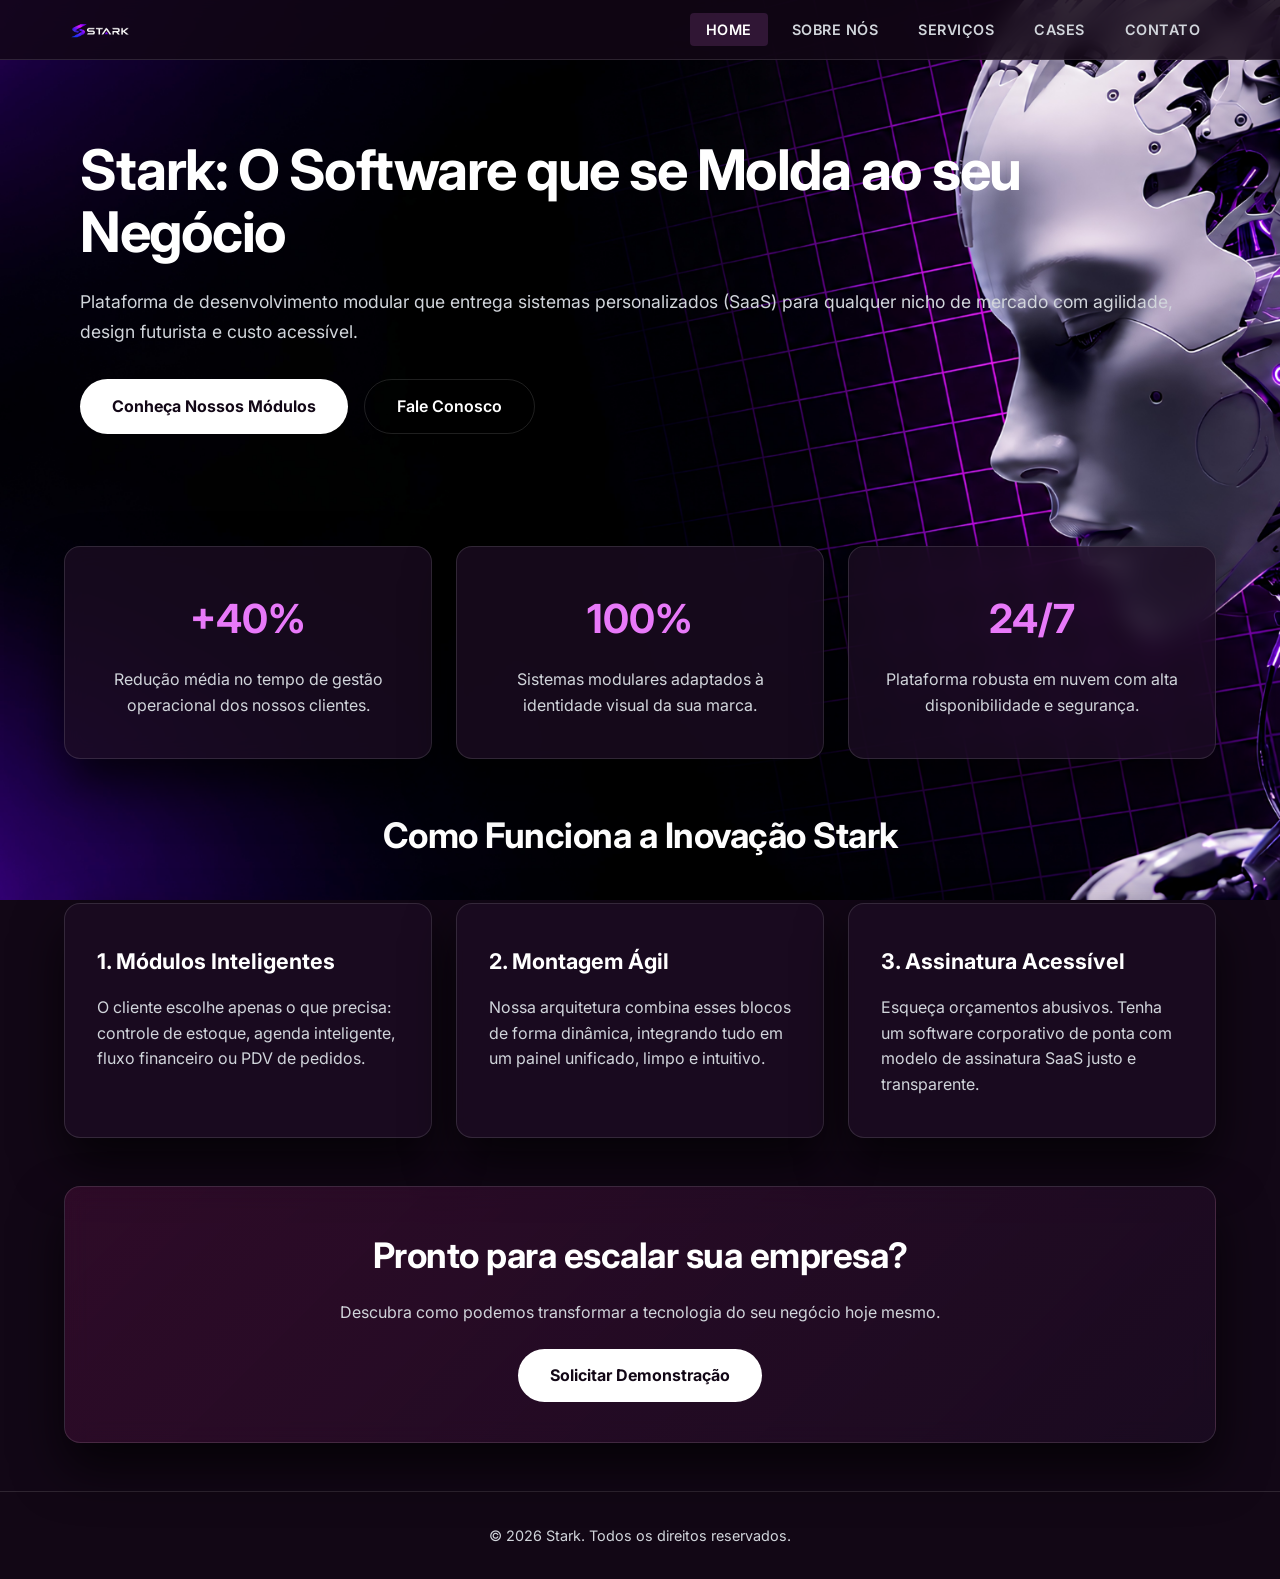
<file: index.html>
<!DOCTYPE html>
<html lang="pt-BR">
<head>
    <meta charset="UTF-8">
    <meta name="viewport" content="width=device-width, initial-scale=1.0">
    <title>Stark - Início</title>
    <link rel="icon" href="favicon.ico" type="image/x-icon">
    <link rel="stylesheet" href="style.css">
    <link href="https://fonts.googleapis.com/css2?family=Inter:wght@300;400;600;700&display=swap" rel="stylesheet">
</head>
<body class="home-page">
    <header>
        <a href="index.html" class="logo">
            <img src="logo.png" alt="Logo Stark">
        </a>
        <nav>
            <ul>
                <li><a href="index.html" class="ativo">Home</a></li>
                <li><a href="sobre.html">Sobre Nós</a></li>
                <li><a href="servicos.html">Serviços</a></li>
                <li><a href="cases.html">Cases</a></li>
                <li><a href="contato.html">Contato</a></li>
            </ul>
        </nav>
    </header>

    <main>
        <section class="hero">
            <h1>Stark: O Software que se Molda ao seu Negócio</h1>
            <p class="hero-descricao">Plataforma de desenvolvimento modular que entrega sistemas personalizados (SaaS) para qualquer nicho de mercado com agilidade, design futurista e custo acessível.</p>
            <div class="grupo-botoes">
                <a href="servicos.html" class="btn-solido">Conheça Nossos Módulos</a>
                <a href="contato.html" class="btn-contorno">Fale Conosco</a>
            </div>
        </section>

        <section class="como-funciona" style="margin-bottom: 3rem;">
            <div class="cards-container">
                <div class="card" style="text-align: center;">
                    <h3 style="color: var(--accent); font-size: 2.5rem;">+40%</h3>
                    <p>Redução média no tempo de gestão operacional dos nossos clientes.</p>
                </div>
                <div class="card" style="text-align: center;">
                    <h3 style="color: var(--accent); font-size: 2.5rem;">100%</h3>
                    <p>Sistemas modulares adaptados à identidade visual da sua marca.</p>
                </div>
                <div class="card" style="text-align: center;">
                    <h3 style="color: var(--accent); font-size: 2.5rem;">24/7</h3>
                    <p>Plataforma robusta em nuvem com alta disponibilidade e segurança.</p>
                </div>
            </div>
        </section>

        <section class="como-funciona">
            <h2>Como Funciona a Inovação Stark</h2>
            <div class="cards-container">
                <div class="card">
                    <h3>1. Módulos Inteligentes</h3>
                    <p>O cliente escolhe apenas o que precisa: controle de estoque, agenda inteligente, fluxo financeiro ou PDV de pedidos.</p>
                </div>
                <div class="card">
                    <h3>2. Montagem Ágil</h3>
                    <p>Nossa arquitetura combina esses blocos de forma dinâmica, integrando tudo em um painel unificado, limpo e intuitivo.</p>
                </div>
                <div class="card">
                    <h3>3. Assinatura Acessível</h3>
                    <p>Esqueça orçamentos abusivos. Tenha um software corporativo de ponta com modelo de assinatura SaaS justo e transparente.</p>
                </div>
            </div>
        </section>

        <section class="como-funciona" style="margin-top: 3rem; text-align: center;">
            <div class="card" style="background: linear-gradient(135deg, rgba(89, 18, 68, 0.4), rgba(28, 12, 35, 0.8));">
                <h2 style="color: var(--text-white); margin-bottom: 1rem;">Pronto para escalar sua empresa?</h2>
                <p style="margin-bottom: 1.5rem; color: var(--text-main);">Descubra como podemos transformar a tecnologia do seu negócio hoje mesmo.</p>
                <a href="contato.html" class="btn-solido">Solicitar Demonstração</a>
            </div>
        </section>
    </main>

    <footer>
        <p>&copy; 2026 Stark. Todos os direitos reservados.</p>
    </footer>
</body>
</html>
</file>
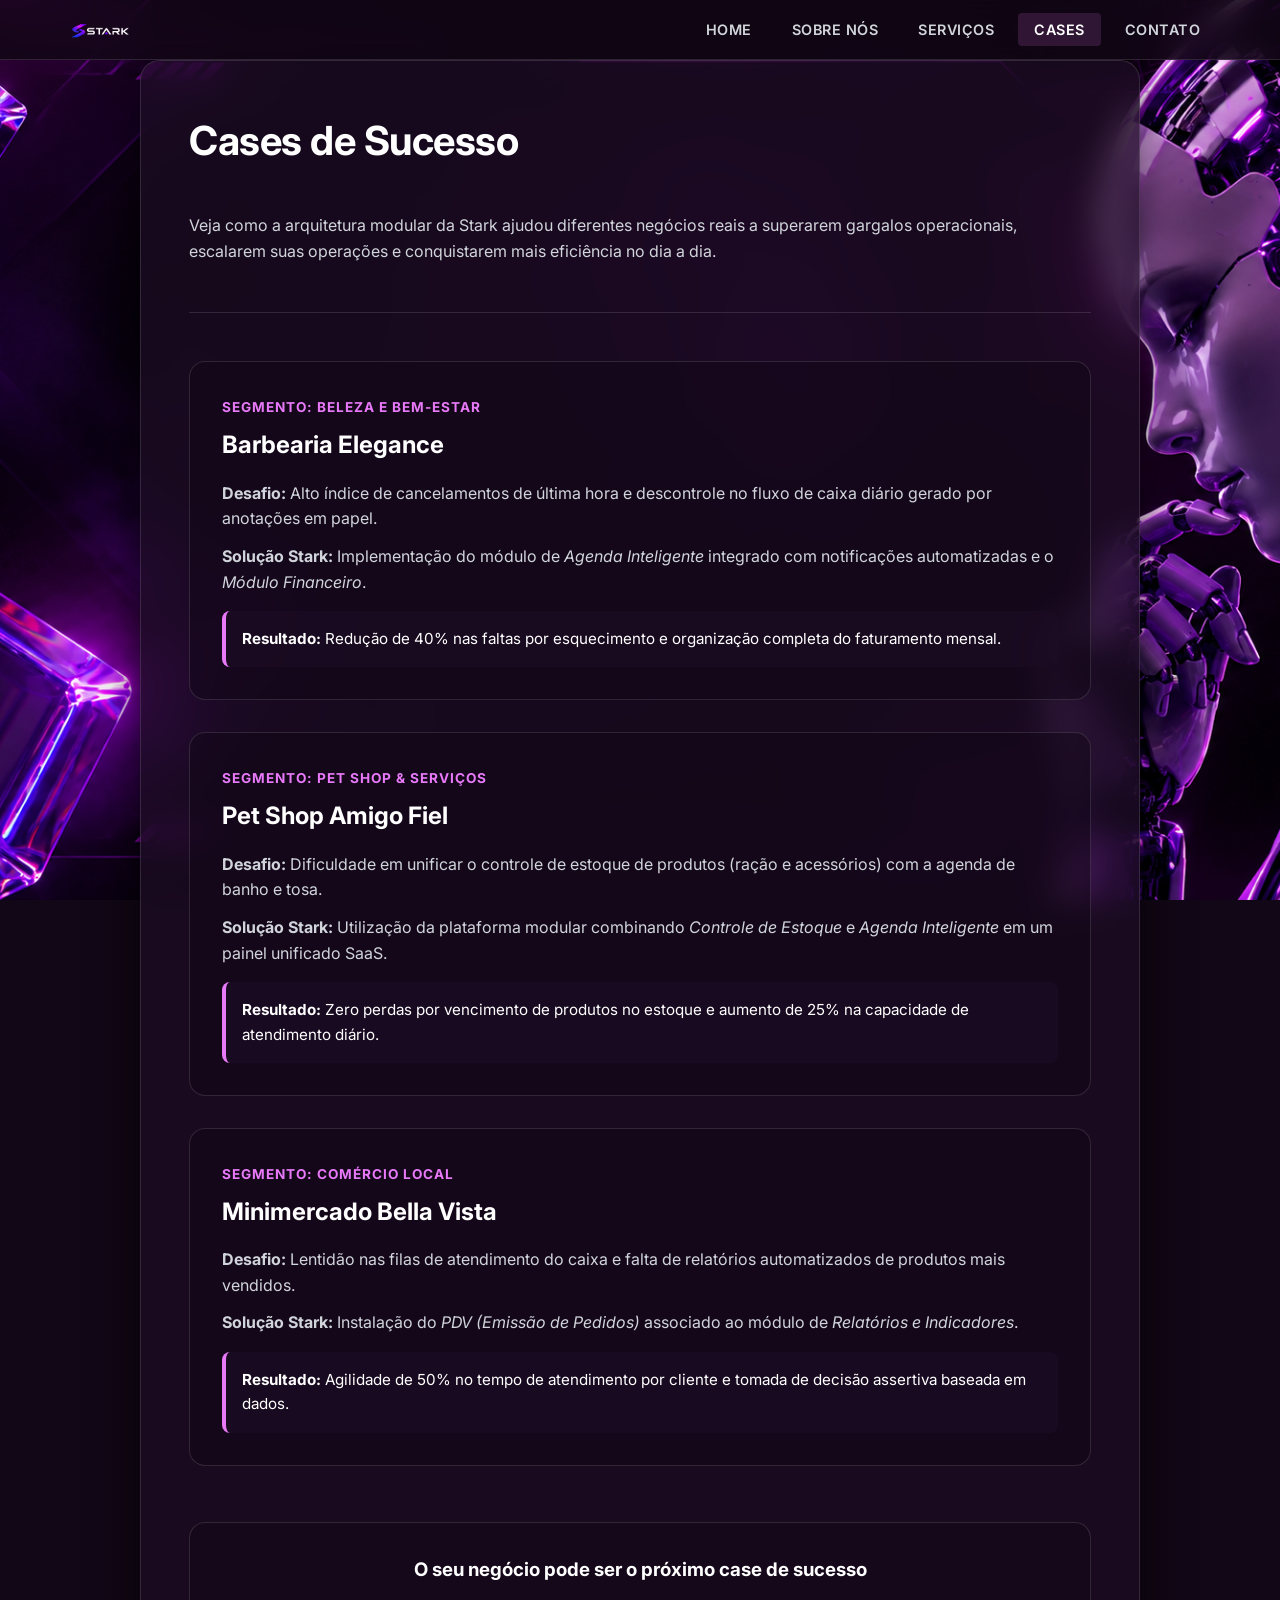
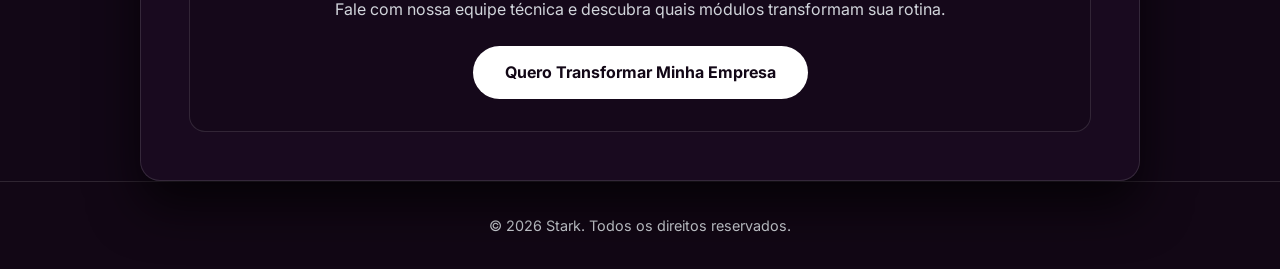
<file: cases.html>
<!DOCTYPE html>
<html lang="pt-BR">
<head>
    <meta charset="UTF-8">
    <meta name="viewport" content="width=device-width, initial-scale=1.0">
    <title>Stark - Cases de Sucesso</title>
    <link rel="icon" href="favicon.ico" type="image/x-icon">
    <link rel="stylesheet" href="style.css">
    <link href="https://fonts.googleapis.com/css2?family=Inter:wght@300;400;600;700&display=swap" rel="stylesheet">
</head>
<body class="cases-page">
    <header>
        <a href="index.html" class="logo">
            <img src="logo.png" alt="Logo Stark">
        </a>
        <nav>
            <ul>
                <li><a href="index.html">Home</a></li>
                <li><a href="sobre.html">Sobre Nós</a></li>
                <li><a href="servicos.html">Serviços</a></li>
                <li><a href="cases.html" class="ativo">Cases</a></li>
                <li><a href="contato.html">Contato</a></li>
            </ul>
        </nav>
    </header>

    <main class="pagina-interna">
        <h1>Cases de Sucesso</h1>
        <p>Veja como a arquitetura modular da Stark ajudou diferentes negócios reais a superarem gargalos operacionais, escalarem suas operações e conquistarem mais eficiência no dia a dia.</p>
        
        <hr style="border: 0; height: 1px; background: var(--border-color); margin: 1.5rem 0;">

        <div style="display: flex; flex-direction: column; gap: 2rem;">
            
            <div style="background-color: rgba(18, 7, 22, 0.5); padding: 2rem; border-radius: 16px; border: 1px solid var(--border-color);">
                <span style="color: var(--accent); font-size: 0.85rem; font-weight: 700; text-transform: uppercase; letter-spacing: 1px;">Segmento: Beleza e Bem-Estar</span>
                <h3 style="color: var(--text-white); font-size: 1.5rem; margin-top: 0.4rem; margin-bottom: 1rem;">Barbearia Elegance</h3>
                <p style="margin-bottom: 0.75rem;"><strong>Desafio:</strong> Alto índice de cancelamentos de última hora e descontrole no fluxo de caixa diário gerado por anotações em papel.</p>
                <p style="margin-bottom: 1rem;"><strong>Solução Stark:</strong> Implementação do módulo de <em>Agenda Inteligente</em> integrado com notificações automatizadas e o <em>Módulo Financeiro</em>.</p>
                <div style="background-color: rgba(28, 12, 35, 0.6); padding: 1rem; border-radius: 8px; border-left: 4px solid var(--accent);">
                    <p style="font-size: 0.95rem; color: var(--text-white);"><strong>Resultado:</strong> Redução de 40% nas faltas por esquecimento e organização completa do faturamento mensal.</p>
                </div>
            </div>

            <div style="background-color: rgba(18, 7, 22, 0.5); padding: 2rem; border-radius: 16px; border: 1px solid var(--border-color);">
                <span style="color: var(--accent); font-size: 0.85rem; font-weight: 700; text-transform: uppercase; letter-spacing: 1px;">Segmento: Pet Shop & Serviços</span>
                <h3 style="color: var(--text-white); font-size: 1.5rem; margin-top: 0.4rem; margin-bottom: 1rem;">Pet Shop Amigo Fiel</h3>
                <p style="margin-bottom: 0.75rem;"><strong>Desafio:</strong> Dificuldade em unificar o controle de estoque de produtos (ração e acessórios) com a agenda de banho e tosa.</p>
                <p style="margin-bottom: 1rem;"><strong>Solução Stark:</strong> Utilização da plataforma modular combinando <em>Controle de Estoque</em> e <em>Agenda Inteligente</em> em um painel unificado SaaS.</p>
                <div style="background-color: rgba(28, 12, 35, 0.6); padding: 1rem; border-radius: 8px; border-left: 4px solid var(--accent);">
                    <p style="font-size: 0.95rem; color: var(--text-white);"><strong>Resultado:</strong> Zero perdas por vencimento de produtos no estoque e aumento de 25% na capacidade de atendimento diário.</p>
                </div>
            </div>

            <div style="background-color: rgba(18, 7, 22, 0.5); padding: 2rem; border-radius: 16px; border: 1px solid var(--border-color);">
                <span style="color: var(--accent); font-size: 0.85rem; font-weight: 700; text-transform: uppercase; letter-spacing: 1px;">Segmento: Comércio Local</span>
                <h3 style="color: var(--text-white); font-size: 1.5rem; margin-top: 0.4rem; margin-bottom: 1rem;">Minimercado Bella Vista</h3>
                <p style="margin-bottom: 0.75rem;"><strong>Desafio:</strong> Lentidão nas filas de atendimento do caixa e falta de relatórios automatizados de produtos mais vendidos.</p>
                <p style="margin-bottom: 1rem;"><strong>Solução Stark:</strong> Instalação do <em>PDV (Emissão de Pedidos)</em> associado ao módulo de <em>Relatórios e Indicadores</em>.</p>
                <div style="background-color: rgba(28, 12, 35, 0.6); padding: 1rem; border-radius: 8px; border-left: 4px solid var(--accent);">
                    <p style="font-size: 0.95rem; color: var(--text-white);"><strong>Resultado:</strong> Agilidade de 50% no tempo de atendimento por cliente e tomada de decisão assertiva baseada em dados.</p>
                </div>
            </div>

        </div>

        <div style="background-color: rgba(18, 7, 22, 0.4); padding: 2rem; border-radius: 16px; border: 1px solid var(--border-color); text-align: center; margin-top: 2rem;">
            <h3 style="color: var(--text-white); margin-bottom: 0.75rem;">O seu negócio pode ser o próximo case de sucesso</h3>
            <p style="margin-bottom: 1.5rem; color: var(--text-main);">Fale com nossa equipe técnica e descubra quais módulos transformam sua rotina.</p>
            <a href="contato.html" class="btn-solido">Quero Transformar Minha Empresa</a>
        </div>
    </main>

    <footer>
        <p>&copy; 2026 Stark. Todos os direitos reservados.</p>
    </footer>
</body>
</html>
</file>
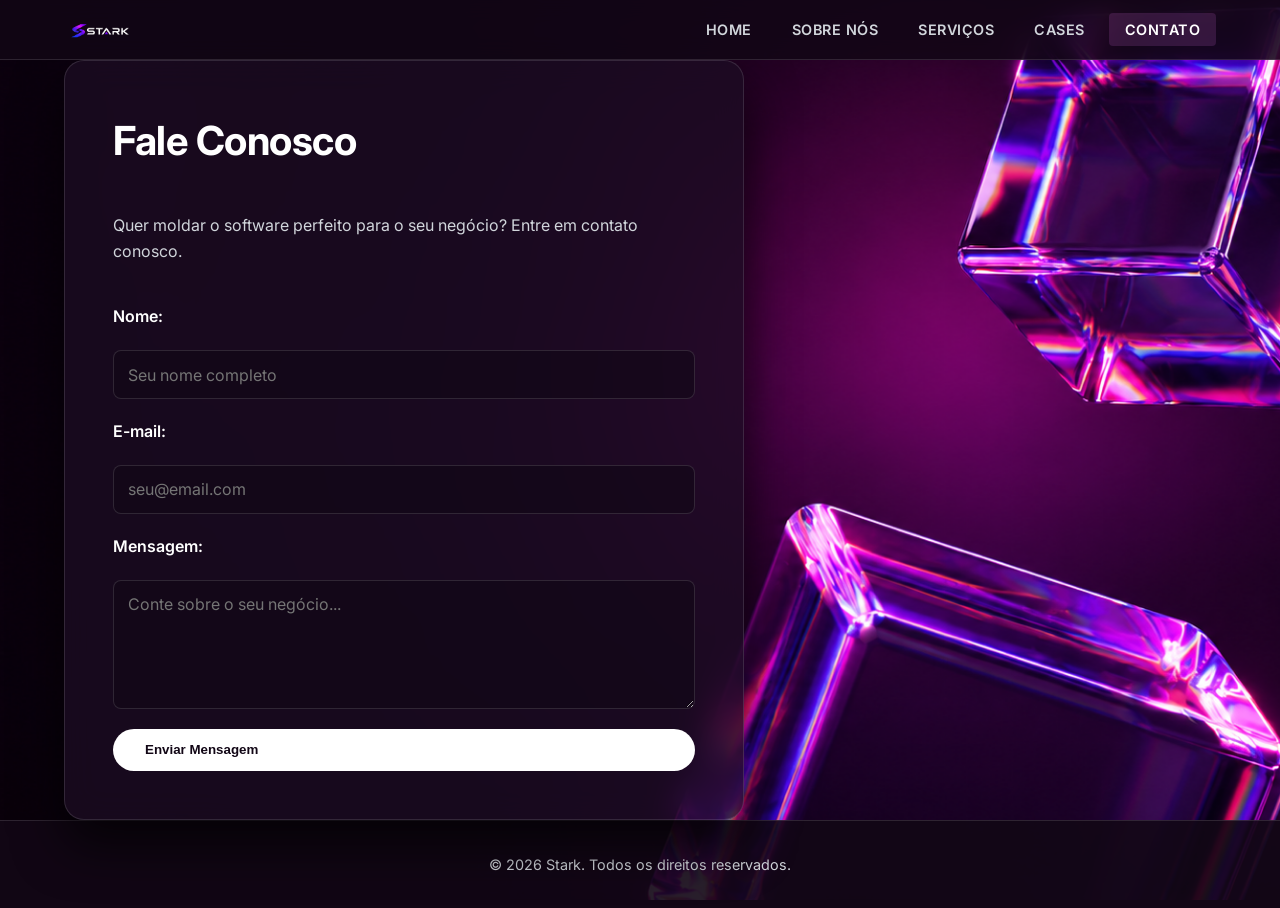
<file: contato.html>
<!DOCTYPE html>
<html lang="pt-BR">
<head>
    <meta charset="UTF-8">
    <meta name="viewport" content="width=device-width, initial-scale=1.0">
    <title>Stark - Contato</title>
    <link rel="icon" href="favicon.ico" type="image/x-icon">
    <link rel="stylesheet" href="style.css">
    <link href="https://fonts.googleapis.com/css2?family=Inter:wght@300;400;600;700&display=swap" rel="stylesheet">
</head>
<body class="contato-page">
    <header>
        <a href="index.html" class="logo">
            <img src="logo.png" alt="Logo Stark">
        </a>
        <nav>
            <ul>
                <li><a href="index.html">Home</a></li>
                <li><a href="sobre.html">Sobre Nós</a></li>
                <li><a href="servicos.html">Serviços</a></li>
                <li><a href="cases.html">Cases</a></li>
                <li><a href="contato.html" class="ativo">Contato</a></li>
            </ul>
        </nav>
    </header>

    <main class="pagina-interna">
        <h1>Fale Conosco</h1>
        <p>Quer moldar o software perfeito para o seu negócio? Entre em contato conosco.</p>
        
        <form class="formulario">
            <label for="nome">Nome:</label>
            <input type="text" id="nome" name="nome" placeholder="Seu nome completo" required>

            <label for="email">E-mail:</label>
            <input type="email" id="email" name="email" placeholder="seu@email.com" required>

            <label for="mensagem">Mensagem:</label>
            <textarea id="mensagem" name="mensagem" rows="5" placeholder="Conte sobre o seu negócio..." required></textarea>

            <button type="submit" class="btn-solido">Enviar Mensagem</button>
        </form>
    </main>

    <footer>
        <p>&copy; 2026 Stark. Todos os direitos reservados.</p>
    </footer>
</body>
</html>
</file>
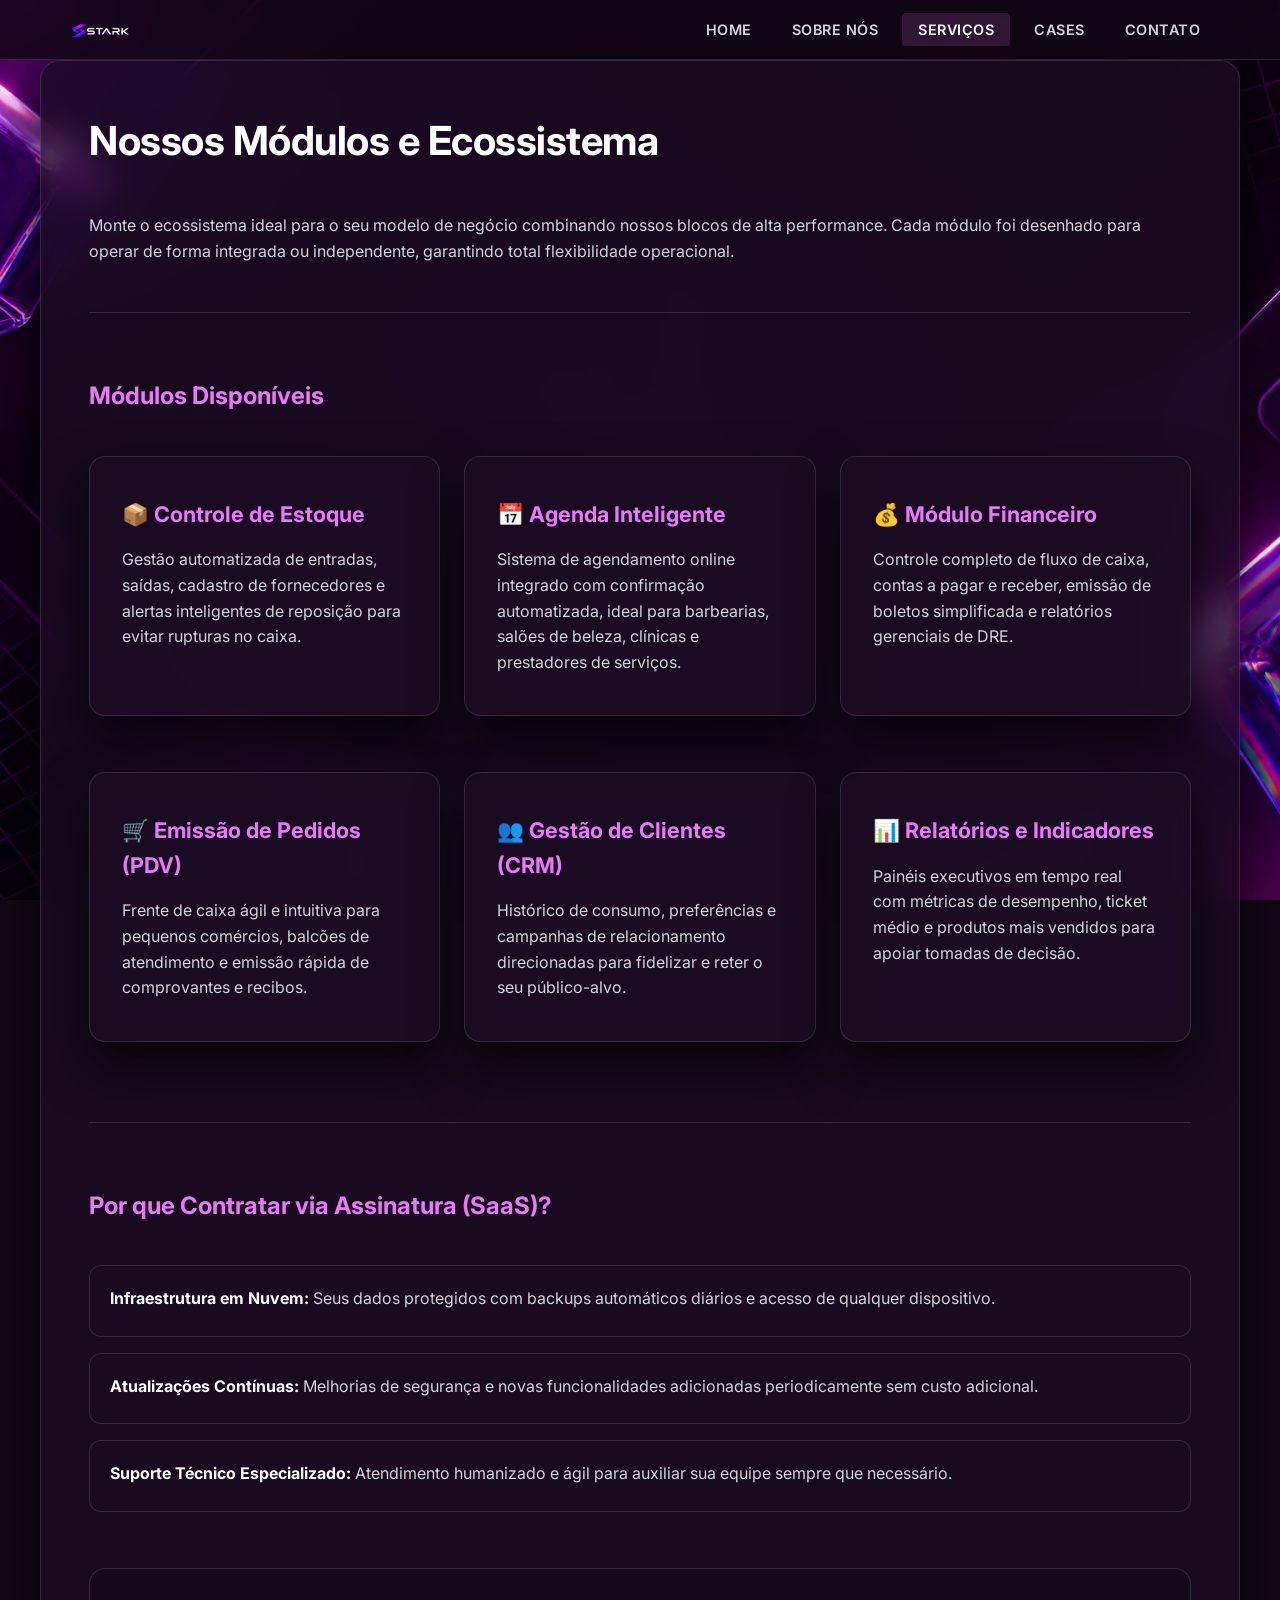
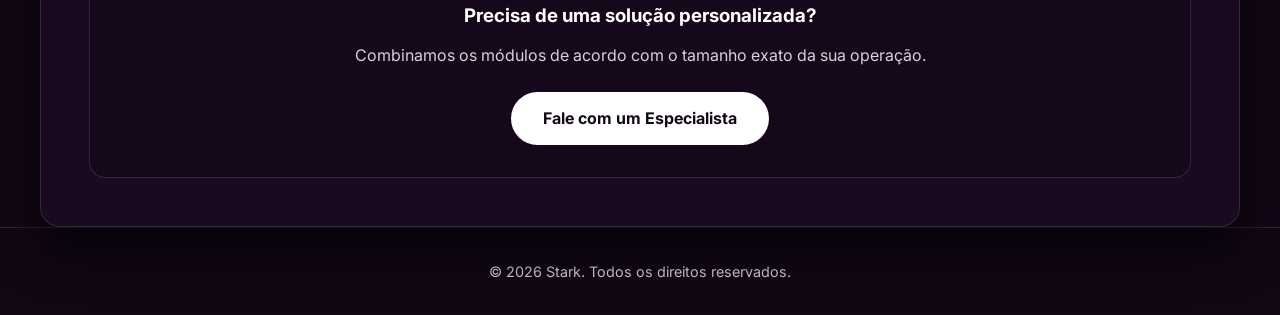
<file: servicos.html>
<!DOCTYPE html>
<html lang="pt-BR">
<head>
    <meta charset="UTF-8">
    <meta name="viewport" content="width=device-width, initial-scale=1.0">
    <title>Stark - Serviços e Módulos</title>
    <link rel="icon" href="favicon.ico" type="image/x-icon">
    <link rel="stylesheet" href="style.css">
    <link href="https://fonts.googleapis.com/css2?family=Inter:wght@300;400;600;700&display=swap" rel="stylesheet">
</head>
<body class="servicos-page">
    <header>
        <a href="index.html" class="logo">
            <img src="logo.png" alt="Logo Stark">
        </a>
        <nav>
            <ul>
                <li><a href="index.html">Home</a></li>
                <li><a href="sobre.html">Sobre Nós</a></li>
                <li><a href="servicos.html" class="ativo">Serviços</a></li>
                <li><a href="cases.html">Cases</a></li>
                <li><a href="contato.html">Contato</a></li>
            </ul>
        </nav>
    </header>

    <main class="pagina-interna">
        <h1>Nossos Módulos e Ecossistema</h1>
        <p>Monte o ecossistema ideal para o seu modelo de negócio combinando nossos blocos de alta performance. Cada módulo foi desenhado para operar de forma integrada ou independente, garantindo total flexibilidade operacional.</p>
        
        <hr style="border: 0; height: 1px; background: var(--border-color); margin: 1.5rem 0;">

        <h2 style="margin-bottom: 1rem;">Módulos Disponíveis</h2>
        
        <div class="cards-container" style="margin-bottom: 2rem;">
            <div class="card">
                <h3 style="color: var(--accent);">📦 Controle de Estoque</h3>
                <p>Gestão automatizada de entradas, saídas, cadastro de fornecedores e alertas inteligentes de reposição para evitar rupturas no caixa.</p>
            </div>
            
            <div class="card">
                <h3 style="color: var(--accent);">📅 Agenda Inteligente</h3>
                <p>Sistema de agendamento online integrado com confirmação automatizada, ideal para barbearias, salões de beleza, clínicas e prestadores de serviços.</p>
            </div>

            <div class="card">
                <h3 style="color: var(--accent);">💰 Módulo Financeiro</h3>
                <p>Controle completo de fluxo de caixa, contas a pagar e receber, emissão de boletos simplificada e relatórios gerenciais de DRE.</p>
            </div>
        </div>

        <div class="cards-container" style="margin-bottom: 2rem;">
            <div class="card">
                <h3 style="color: var(--accent);">🛒 Emissão de Pedidos (PDV)</h3>
                <p>Frente de caixa ágil e intuitiva para pequenos comércios, balcões de atendimento e emissão rápida de comprovantes e recibos.</p>
            </div>

            <div class="card">
                <h3 style="color: var(--accent);">👥 Gestão de Clientes (CRM)</h3>
                <p>Histórico de consumo, preferências e campanhas de relacionamento direcionadas para fidelizar e reter o seu público-alvo.</p>
            </div>

            <div class="card">
                <h3 style="color: var(--accent);">📊 Relatórios e Indicadores</h3>
                <p>Painéis executivos em tempo real com métricas de desempenho, ticket médio e produtos mais vendidos para apoiar tomadas de decisão.</p>
            </div>
        </div>

        <hr style="border: 0; height: 1px; background: var(--border-color); margin: 1.5rem 0;">

        <h2>Por que Contratar via Assinatura (SaaS)?</h2>
        <ul class="lista-servicos">
            <li><strong>Infraestrutura em Nuvem:</strong> Seus dados protegidos com backups automáticos diários e acesso de qualquer dispositivo.</li>
            <li><strong>Atualizações Contínuas:</strong> Melhorias de segurança e novas funcionalidades adicionadas periodicamente sem custo adicional.</li>
            <li><strong>Suporte Técnico Especializado:</strong> Atendimento humanizado e ágil para auxiliar sua equipe sempre que necessário.</li>
        </ul>

        <div style="background-color: rgba(18, 7, 22, 0.4); padding: 2rem; border-radius: 16px; border: 1px solid var(--border-color); text-align: center; margin-top: 2rem;">
            <h3 style="color: var(--text-white); margin-bottom: 0.75rem;">Precisa de uma solução personalizada?</h3>
            <p style="margin-bottom: 1.5rem; color: var(--text-main);">Combinamos os módulos de acordo com o tamanho exato da sua operação.</p>
            <a href="contato.html" class="btn-solido">Fale com um Especialista</a>
        </div>
    </main>

    <footer>
        <p>&copy; 2026 Stark. Todos os direitos reservados.</p>
    </footer>
</body>
</html>
</file>
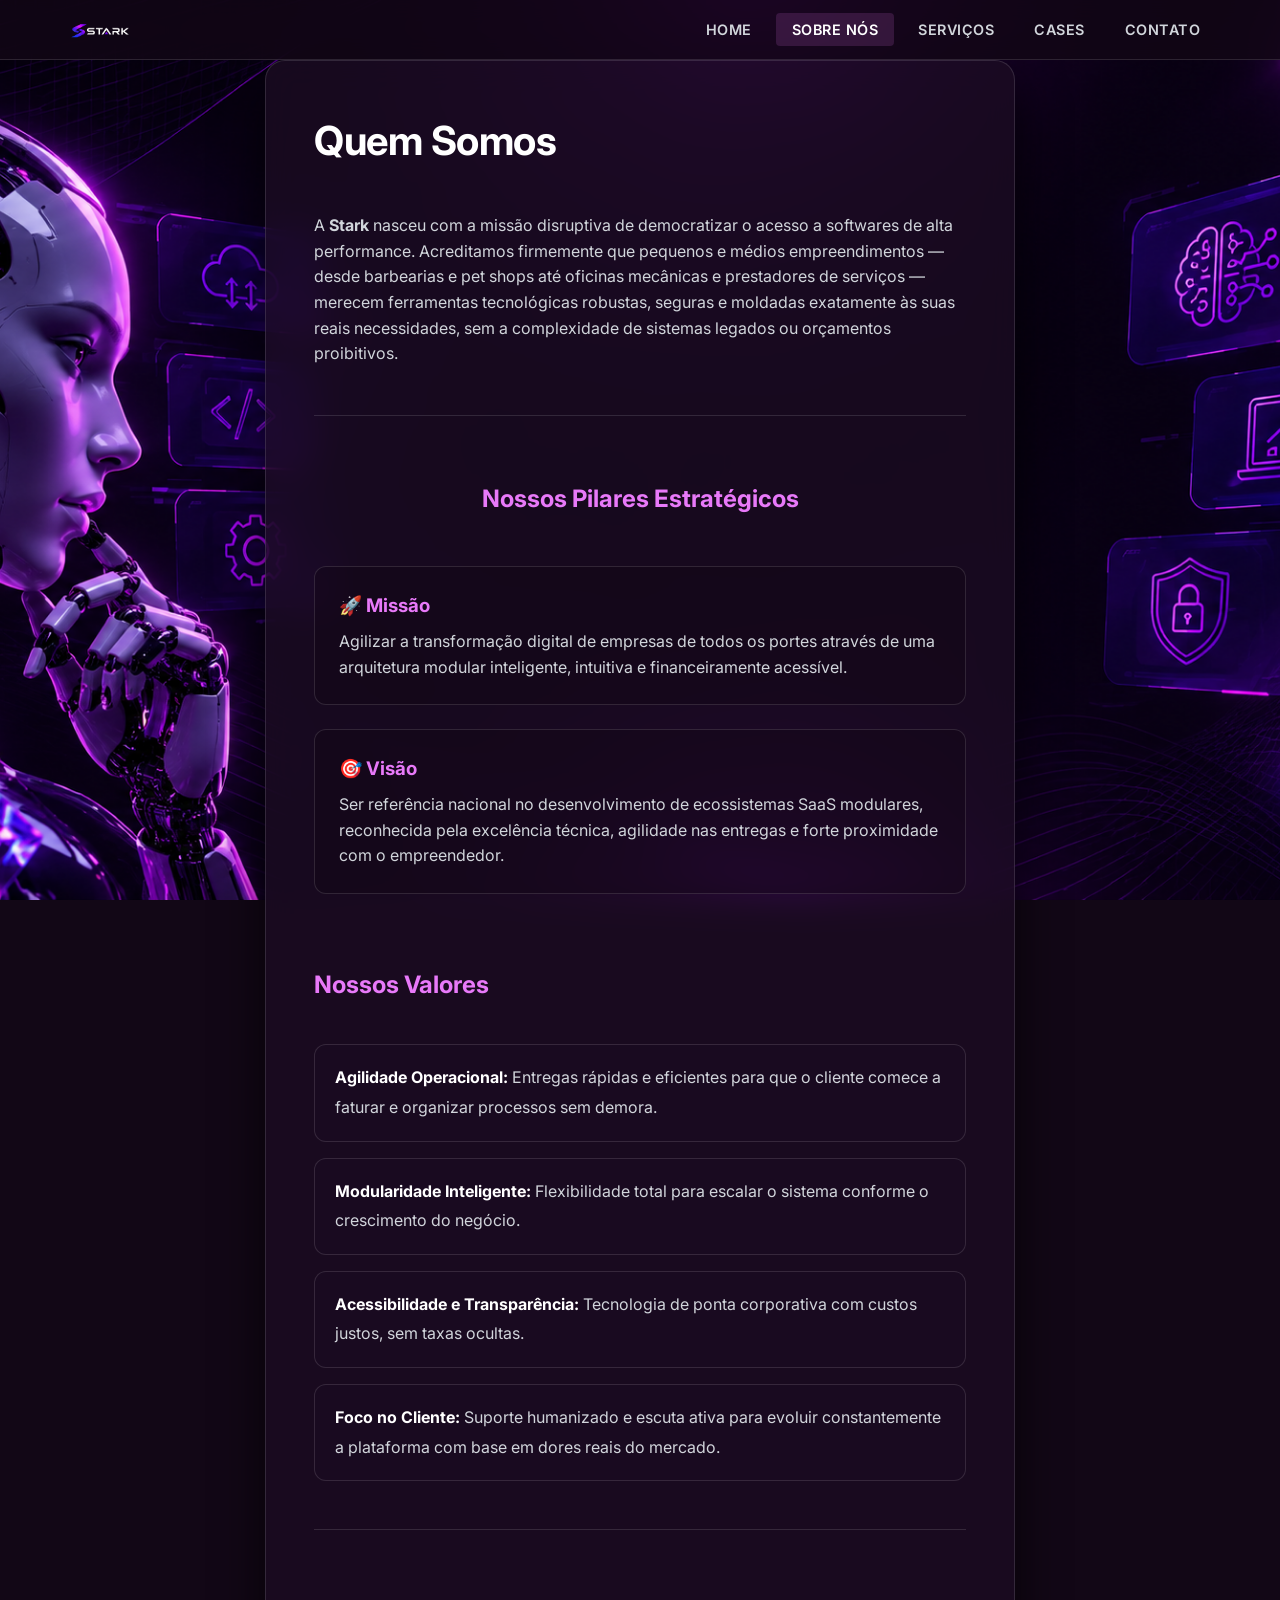
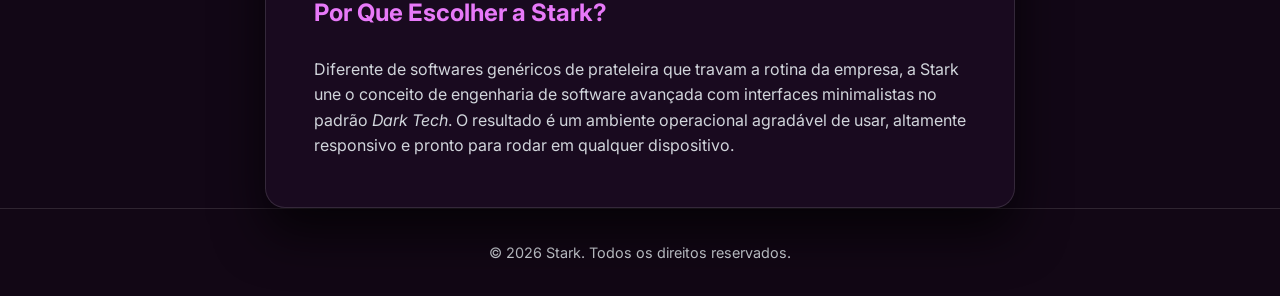
<file: sobre.html>
<!DOCTYPE html>
<html lang="pt-BR">
<head>
    <meta charset="UTF-8">
    <meta name="viewport" content="width=device-width, initial-scale=1.0">
    <title>Stark - Sobre Nós</title>
    <link rel="icon" href="favicon.ico" type="image/x-icon">
    <link rel="stylesheet" href="style.css">
    <link href="https://fonts.googleapis.com/css2?family=Inter:wght@300;400;600;700&display=swap" rel="stylesheet">
</head>
<body class="sobre-page">
    <header>
        <a href="index.html" class="logo">
            <img src="logo.png" alt="Logo Stark">
        </a>
        <nav>
            <ul>
                <li><a href="index.html">Home</a></li>
                <li><a href="sobre.html" class="ativo">Sobre Nós</a></li>
                <li><a href="servicos.html">Serviços</a></li>
                <li><a href="cases.html">Cases</a></li>
                <li><a href="contato.html">Contato</a></li>
            </ul>
        </nav>
    </header>

    <main class="pagina-interna">
        <h1>Quem Somos</h1>
        <p>A <strong>Stark</strong> nasceu com a missão disruptiva de democratizar o acesso a softwares de alta performance. Acreditamos firmemente que pequenos e médios empreendimentos — desde barbearias e pet shops até oficinas mecânicas e prestadores de serviços — merecem ferramentas tecnológicas robustas, seguras e moldadas exatamente às suas reais necessidades, sem a complexidade de sistemas legados ou orçamentos proibitivos.</p>
        
        <hr style="border: 0; height: 1px; background: var(--border-color); margin: 1.5rem 0;">

        <h2 style="text-align: center; margin-bottom: 1.5rem;">Nossos Pilares Estratégicos</h2>
        
        <div style="display: grid; grid-template-columns: 1fr; gap: 1.5rem; margin-bottom: 2rem;">
            <div style="background-color: rgba(18, 7, 22, 0.4); padding: 1.5rem; border-radius: 12px; border: 1px solid var(--border-color);">
                <h3 style="color: var(--accent); margin-bottom: 0.5rem;">🚀 Missão</h3>
                <p>Agilizar a transformação digital de empresas de todos os portes através de uma arquitetura modular inteligente, intuitiva e financeiramente acessível.</p>
            </div>

            <div style="background-color: rgba(18, 7, 22, 0.4); padding: 1.5rem; border-radius: 12px; border: 1px solid var(--border-color);">
                <h3 style="color: var(--accent); margin-bottom: 0.5rem;">🎯 Visão</h3>
                <p>Ser referência nacional no desenvolvimento de ecossistemas SaaS modulares, reconhecida pela excelência técnica, agilidade nas entregas e forte proximidade com o empreendedor.</p>
            </div>
        </div>

        <h2>Nossos Valores</h2>
        <ul class="lista-servicos">
            <li><strong>Agilidade Operacional:</strong> Entregas rápidas e eficientes para que o cliente comece a faturar e organizar processos sem demora.</li>
            <li><strong>Modularidade Inteligente:</strong> Flexibilidade total para escalar o sistema conforme o crescimento do negócio.</li>
            <li><strong>Acessibilidade e Transparência:</strong> Tecnologia de ponta corporativa com custos justos, sem taxas ocultas.</li>
            <li><strong>Foco no Cliente:</strong> Suporte humanizado e escuta ativa para evoluir constantemente a plataforma com base em dores reais do mercado.</li>
        </ul>

        <hr style="border: 0; height: 1px; background: var(--border-color); margin: 1.5rem 0;">

        <h2>Por Que Escolher a Stark?</h2>
        <p>Diferente de softwares genéricos de prateleira que travam a rotina da empresa, a Stark une o conceito de engenharia de software avançada com interfaces minimalistas no padrão <em>Dark Tech</em>. O resultado é um ambiente operacional agradável de usar, altamente responsivo e pronto para rodar em qualquer dispositivo.</p>
    </main>

    <footer>
        <p>&copy; 2026 Stark. Todos os direitos reservados.</p>
    </footer>
</body>
</html>
</file>
<file: style.css>
:root {
    --bg-primary: #120716;   
    --bg-gradient: radial-gradient(circle at 15% 15%, #591244 0%, #220b29 40%, #0d0411 100%);
    --bg-card: rgba(28, 12, 35, 0.75);
    --accent: #e879f9;
    --accent-hover: #d946ef;
    --text-main: #d1d5db;    
    --text-white: #ffffff;   
    --border-color: rgba(255, 255, 255, 0.12); 
    --shadow: 0 25px 50px rgba(0, 0, 0, 0.7);   
    --font-family: 'Inter', sans-serif;
}

* {
    margin: 0;
    padding: 0;
    box-sizing: border-box;
}

body {
    font-family: var(--font-family);
    background-color: var(--bg-primary);
    background-image: var(--bg-gradient);
    background-attachment: fixed;
    background-size: cover;
    color: var(--text-main);
    line-height: 1.6;
    display: flex;
    flex-direction: column;
    min-height: 100vh;
}

body.home-page {
    background-image: url('background-home.jpg');
    background-size: cover;
    background-position: center;
    background-repeat: no-repeat;
    background-attachment: fixed;
}

body.sobre-page {
    background-image: url('background-sobre.png');
    background-size: cover;
    background-position: center;
    background-repeat: no-repeat;
    background-attachment: fixed;
}

body.servicos-page {
    background-image: url('background-servico.jpg');
    background-size: cover;
    background-position: center;
    background-repeat: no-repeat;
    background-attachment: fixed;
}

body.cases-page {
    background-image: url('background-cases.png');
    background-size: cover;
    background-position: center;
    background-repeat: no-repeat;
    background-attachment: fixed;
}

body.contato-page {
    background-image: url('background-contato.png');
    background-size: cover;
    background-position: center;
    background-repeat: no-repeat;
    background-attachment: fixed;
}

main {
    flex: 1;
    padding: 3rem 1.5rem;
    max-width: 1200px;
    margin: 0 auto;
    width: 100%;
}

.pagina-interna {
    display: flex;
    flex-direction: column;
    gap: 1.5rem;
    background-color: var(--bg-card);
    backdrop-filter: blur(16px);
    -webkit-backdrop-filter: blur(16px);
    padding: 3rem;
    border-radius: 20px;
    border: 1px solid var(--border-color);
    box-shadow: var(--shadow);
}

body.sobre-page main.pagina-interna {
    max-width: 750px;
    margin: 0 auto;
}

body.cases-page main.pagina-interna {
    max-width: 1000px;
    margin: 0 auto;
}

body.contato-page main.pagina-interna {
    max-width: 680px;
    margin-left: 5%;
    margin-right: auto;
}

header {
    background-color: rgba(18, 7, 22, 0.85);
    backdrop-filter: blur(12px);
    -webkit-backdrop-filter: blur(12px);
    border-bottom: 1px solid var(--border-color);
    padding: 0.6rem 2rem;
    display: flex;
    flex-direction: column;
    align-items: center;
    gap: 0.5rem;
    position: sticky;
    top: 0;
    z-index: 1000;
}

.logo {
    display: flex;
    align-items: center;
    text-decoration: none;
}

.logo::after {
    content: none !important;
}

.logo img {
    height: 40px; 
    width: auto;   
    display: block;
}

nav ul {
    list-style: none;
    display: flex;
    flex-wrap: wrap;
    justify-content: center;
    gap: 0.5rem;
}

nav a {
    text-decoration: none;
    color: var(--text-main);
    font-size: 0.9rem;
    font-weight: 600;
    padding: 0.5rem 1rem;
    border-radius: 4px;
    transition: all 0.3s ease;
    text-transform: uppercase;
    letter-spacing: 0.5px;
}

nav a:hover, nav a.ativo {
    color: var(--text-white);
    background-color: rgba(232, 121, 249, 0.15);
}

.pagina-interna h1 {
    color: var(--text-white);
    font-size: 2.5rem;
    letter-spacing: -0.5px;
    margin-bottom: 1rem;
}

.pagina-interna h2 {
    color: var(--accent);
    margin-top: 1rem;
    font-size: 1.5rem;
}

.pagina-interna p {
    color: var(--text-main);
}

.hero {
    padding: 2rem 1rem 4rem 1rem;
    border-radius: 24px;
    margin-bottom: 3rem;
}

.hero-content-grid {
    display: grid;
    grid-template-columns: 1fr;
    gap: 3rem;
    align-items: center;
}

.hero h1 {
    font-size: 3.2rem;
    color: var(--text-white);
    letter-spacing: -1.5px;
    line-height: 1.1;
    margin-bottom: 1.5rem;
}

.hero-descricao {
    font-size: 1.1rem;
    color: var(--text-main);
    line-height: 1.7;
}

.grupo-botoes {
    display: flex;
    flex-wrap: wrap;
    gap: 1rem;
    margin-top: 2rem;
}

.btn-solido {
    background-color: var(--text-white);
    color: #120716;
    padding: 0.85rem 2rem;
    border-radius: 50px;
    text-decoration: none;
    font-weight: 700;
    transition: all 0.3s ease;
    border: none;
    display: inline-flex;
    align-items: center;
    gap: 0.5rem;
    cursor: pointer;
}

.btn-solido:hover {
    background-color: var(--accent);
    color: var(--text-white);
    transform: translateY(-2px);
}

.btn-contorno {
    background-color: transparent;
    color: var(--text-white);
    padding: 0.85rem 2rem;
    border-radius: 50px;
    text-decoration: none;
    font-weight: 600;
    transition: all 0.3s ease;
    border: 1px solid var(--border-color);
    display: inline-flex;
    align-items: center;
    justify-content: center;
    cursor: pointer;
}

.btn-contorno:hover {
    border-color: var(--text-white);
    background-color: rgba(255, 255, 255, 0.05);
}

.como-funciona h2 {
    text-align: center;
    color: var(--text-white);
    margin-bottom: 2.5rem;
    font-size: 2.2rem;
    letter-spacing: -0.5px;
}

.cards-container {
    display: grid;
    grid-template-columns: 1fr;
    gap: 1.5rem;
}

.card {
    background-color: var(--bg-card);
    backdrop-filter: blur(12px);
    border: 1px solid var(--border-color);
    padding: 2.5rem 2rem;
    border-radius: 16px;
    box-shadow: var(--shadow);
    transition: transform 0.3s ease, border-color 0.3s ease;
}

.card:hover {
    transform: translateY(-5px);
    border-color: var(--accent);
}

.card h3 {
    color: var(--text-white);
    margin-bottom: 1rem;
    font-size: 1.35rem;
}

.card p {
    color: var(--text-main);
}

.lista-servicos {
    list-style: none;
    display: flex;
    flex-direction: column;
    gap: 1rem;
    margin-top: 1rem;
}

.lista-servicos li {
    background-color: rgba(28, 12, 35, 0.4);
    padding: 1.25rem;
    border-radius: 12px;
    border: 1px solid var(--border-color);
}

.lista-servicos strong {
    color: var(--text-white);
    display: inline-block;
    margin-bottom: 0.25rem;
}

.formulario {
    display: flex;
    flex-direction: column;
    gap: 1.25rem;
    margin-top: 1rem;
}

.formulario label {
    font-weight: 600;
    color: var(--text-white);
}

.formulario input, .formulario textarea {
    background-color: rgba(18, 7, 22, 0.6);
    border: 1px solid var(--border-color);
    padding: 0.85rem;
    border-radius: 8px;
    color: var(--text-white);
    font-family: var(--font-family);
    font-size: 1rem;
}

.formulario input:focus, .formulario textarea:focus {
    outline: none;
    border-color: var(--accent);
    box-shadow: 0 0 0 3px rgba(232, 121, 249, 0.2);
}

footer {
    text-align: center;
    padding: 2rem;
    background-color: rgba(18, 7, 22, 0.9);
    border-top: 1px solid var(--border-color);
    font-size: 0.9rem;
    color: var(--text-main);
}

@media (min-width: 768px) {
    header {
        flex-direction: row;
        justify-content: space-between;
        padding: 0.6rem 4rem;
    }

    .hero-content-grid {
        grid-template-columns: 1.2fr 1fr;
        gap: 4rem;
    }

    .hero h1 {
        font-size: 3.5rem;
    }

    .cards-container {
        grid-template-columns: repeat(3, 1fr);
    }
}

@media (max-width: 767px) {
    header {
        padding: 1rem;
        gap: 0.75rem;
    }

    nav ul {
        gap: 0.25rem;
    }

    nav a {
        font-size: 0.8rem;
        padding: 0.4rem 0.6rem;
    }

    main {
        padding: 1.5rem 1rem;
    }

    .pagina-interna {
        padding: 1.5rem 1rem;
        border-radius: 12px;
    }

    body.sobre-page main.pagina-interna,
    body.cases-page main.pagina-interna,
    body.contato-page main.pagina-interna {
        max-width: 100% !important;
        margin-left: 0 !important;
        margin-right: 0 !important;
    }

    .hero h1 {
        font-size: 2.2rem;
    }

    .pagina-interna h1 {
        font-size: 1.8rem;
    }

    .grupo-botoes {
        flex-direction: column;
    }

    .btn-solido, .btn-contorno {
        width: 100%;
        justify-content: center;
    }
}
</file>
